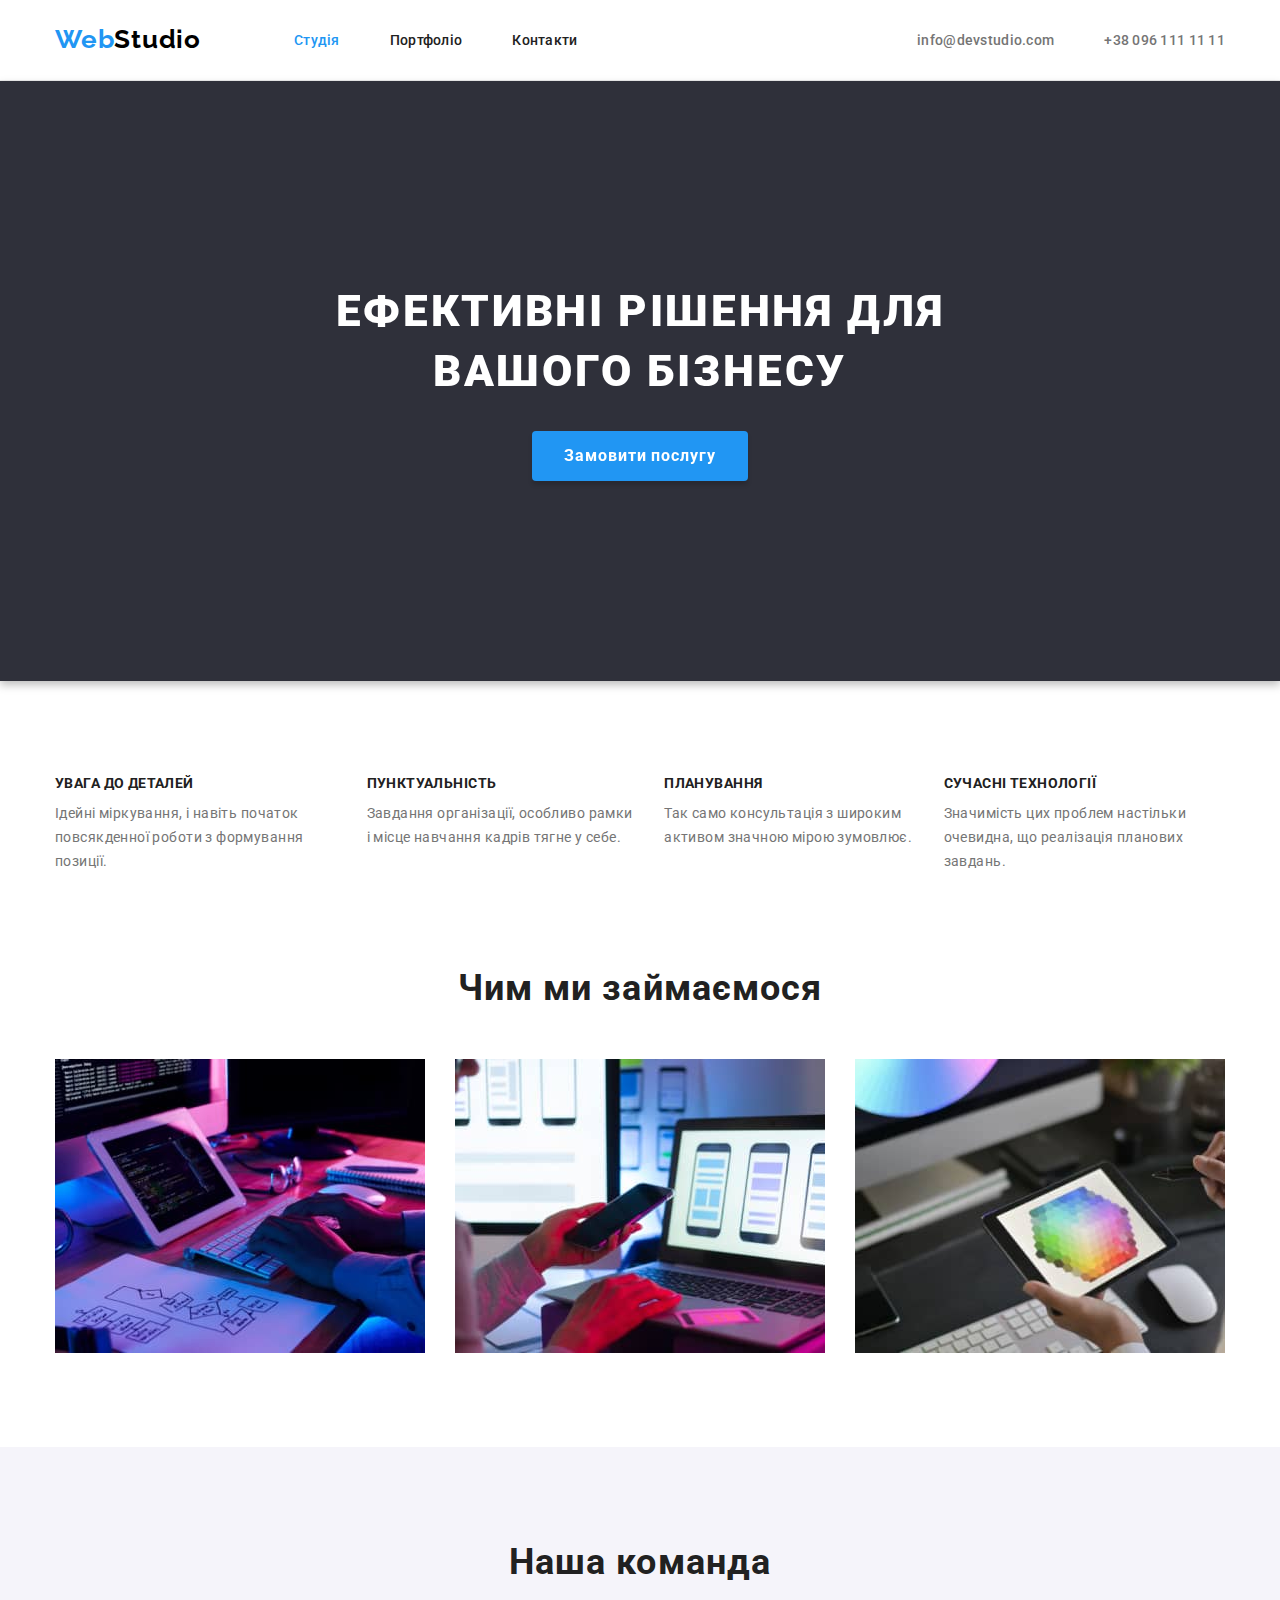
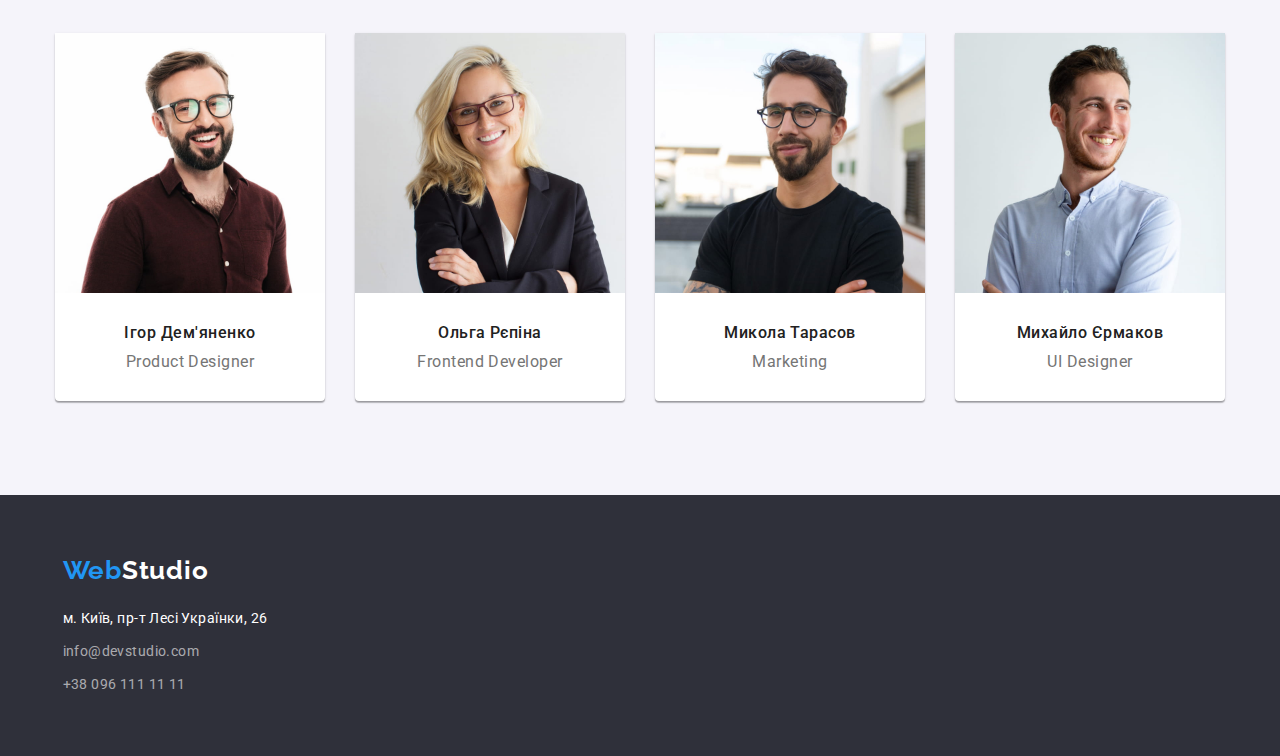
<file: index.html>
<!DOCTYPE html>
<html lang="uk">

<head>
  <meta charset="UTF-8" />
  <meta http-equiv="X-UA-Compatible" content="IE=edge" />
  <meta name="viewport" content="width=device-width, initial-scale=1.0" />
  <title>WebStudio</title>
  <link rel="preconnect" href="https://fonts.googleapis.com" />
  <link rel="preconnect" href="https://fonts.gstatic.com" crossorigin />
  <link href="https://fonts.googleapis.com/css2?family=Raleway:wght@700&family=Roboto:wght@400;500;700;900&display=swap"
    rel="stylesheet" />
  <link rel="stylesheet"
    href="https://cdnjs.cloudflare.com/ajax/libs/modern-normalize/1.1.0/modern-normalize.min.css" />
  <link rel="stylesheet" href="./css/styles.css" />
</head>

<body>
  <header class="page-header">
    <div class="container main-nav">
      <a href="./index.html" class="logo" lang="en"><span class="logo-accent-cl">Web</span>Studio</a>

      <nav>
        <ul class="site-nav list">
          <li class="item">
            <a href="./index.html" class="site-nav-link current">Студія</a>
          </li>
          <li class="item">
            <a href="./portfolio.html" class="site-nav-link">Портфоліо</a>
          </li>
          <li class="item">
            <a href="" class="site-nav-link">Контакти</a>
          </li>
        </ul>
      </nav>

      <ul class="contact-nav list">
        <li class="item">
          <a href="mailto:info@devstudio.com" class="contact-nav-link">info@devstudio.com</a>
        </li>
        <li class="item">
          <a href="tel:+380961111111" class="contact-nav-link">+38 096 111 11 11</a>
        </li>
      </ul>
    </div>
  </header>

  <main>
    <!-- Hero -->
    <section class="hero">
      <div class="container">
        <h1 class="hero-title">Ефективні рішення для вашого бізнесу</h1>
        <button class="hero-btn" type="button">Замовити послугу</button>
      </div>
    </section>

    <!-- Особливості -->
    <section class="section">
      <div class="container">
        <h2 class="features-title visually-hidden">Особливості</h2>
        <ul class="features list">
          <li class="item">
            <h3 class="features-subtitle">УВАГА ДО ДЕТАЛЕЙ</h3>
            <p>Ідейні міркування, і навіть початок повсякденної роботи з формування позиції.</p>
          </li>
          <li class="item">
            <h3 class="features-subtitle">ПУНКТУАЛЬНІСТЬ</h3>
            <p>Завдання організації, особливо рамки і місце навчання кадрів тягне у себе.</p>
          </li>
          <li class="item">
            <h3 class="features-subtitle">ПЛАНУВАННЯ</h3>
            <p>Так само консультація з широким активом значною мірою зумовлює.</p>
          </li>
          <li class="item">
            <h3 class="features-subtitle">СУЧАСНІ ТЕХНОЛОГІЇ</h3>
            <p>Значимість цих проблем настільки очевидна, що реалізація планових завдань.</p>
          </li>
        </ul>
      </div>
    </section>

    <!-- Чим ми займаємося-->
    <section class="section work-section">
      <div class="container">
        <h2 class="work-title">Чим ми займаємося</h2>
        <ul class="work list">
          <li class="item">
            <img src="./images/what-do-we-do/ipad-and-keyboard.jpg" alt="верстка макету" width="370" height="294" />
          </li>
          <li class="item">
            <img src="./images/what-do-we-do/telephone-and-notebook.jpg" alt="макет" width="370" height="294" />
          </li>
          <li class="item">
            <img src="./images/what-do-we-do/ipad.jpg" alt="підбір кольору" width="370" height="294" />
          </li>
        </ul>
      </div>
    </section>

    <!-- Наша команда -->
    <section class="team-section section">
      <div class="container">
        <h2 class="team-title">Наша команда</h2>
        <ul class="team list">
          <li class="team-list item">
            <img class="team-pic" src="./images/team/igor-demyanenko.jpg" alt="Ігор Дем'яненко" width="270"
              height="260" />
            <div class="team-card">
              <h3 class="team-subtitle">Ігор Дем'яненко</h3>
              <p class="team-txt" lang="en">Product Designer</p>
            </div>
          </li>
          <li class="team-list item">
            <img class="team-pic" src="./images/team/olga-repina.jpg" alt="Ольга Рєпіна" width="270" height="260" />
            <div class="team-card">
              <h3 class="team-subtitle">Ольга Рєпіна</h3>
              <p class="team-txt" lang="en">Frontend Developer</p>
            </div>
          </li>
          <li class="team-list item">
            <img class="team-pic" src="./images/team/nikola-tarasov.jpg" alt="Микола Тарасов" width="270"
              height="260" />
            <div class="team-card">
              <h3 class="team-subtitle">Микола Тарасов</h3>
              <p class="team-txt" lang="en">Marketing</p>
            </div>
          </li>
          <li class="team-list item">
            <img class="team-pic" src="./images/team/mihael-ermakov.jpg" alt="Михайло Єрмаков" width="270"
              height="260" />
            <div class="team-card">
              <h3 class="team-subtitle">Михайло Єрмаков</h3>
              <p class="team-txt" lang="en">UI Designer</p>
            </div>
          </li>
        </ul>
      </div>
    </section>
  </main>

  <!-- Підвал -->
  <footer class="footer">
    <div class="container">
      <a href="/index.html" class="logo logo-footer" lang="en"><span class="logo-accent-cl">Web</span><span
          class="logo-ft-cl">Studio</span></a>
      <address>
        <ul class="address list">
          <li class="item">
            <a href="https://goo.gl/maps/srSNwpNVW98ARK6E7" class="link map">м. Київ, пр-т Лесі Українки, 26</a>
          </li>
          <li class="item">
            <a href="mailto:info@devstudio.com" class="link">info@devstudio.com</a>
          </li>
          <li class="item"><a href="tel:+380961111111" class="link">+38 096 111 11 11</a></li>
        </ul>
      </address>
    </div>
  </footer>
</body>

</html>
</file>
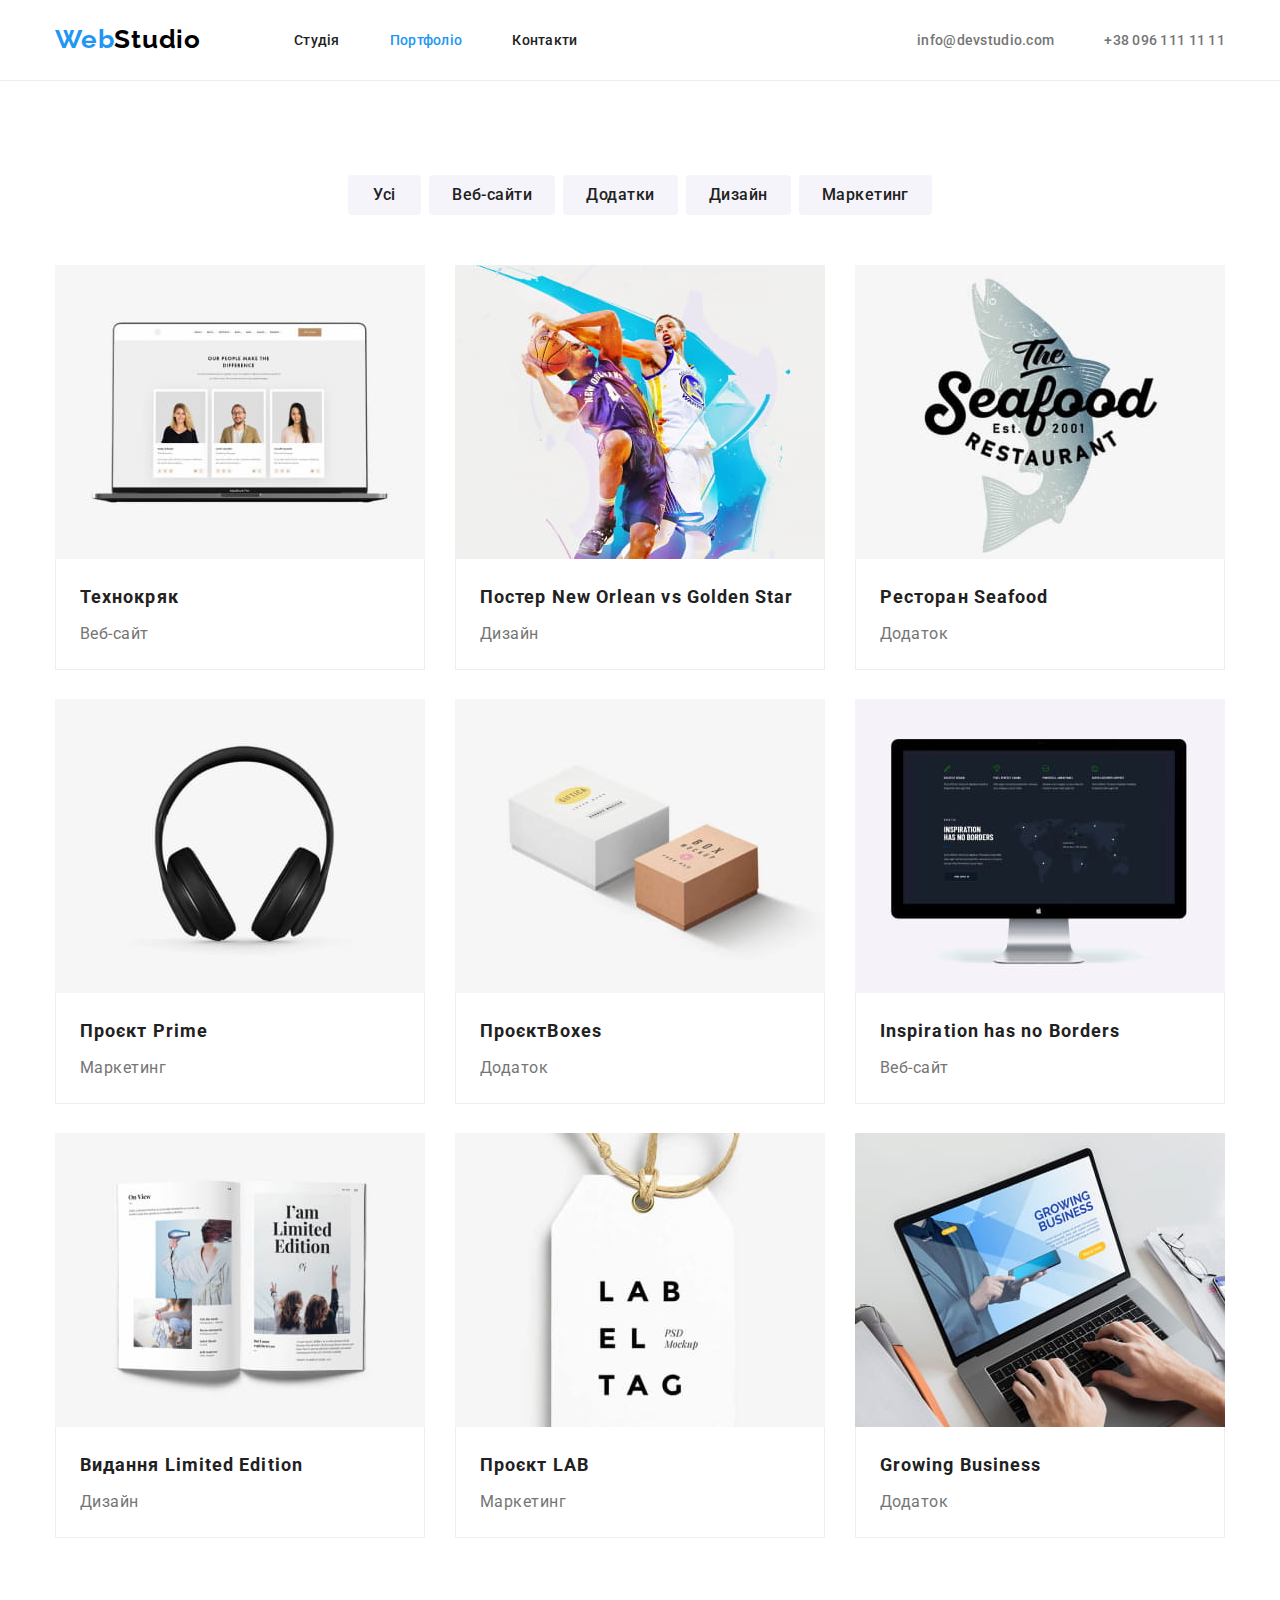
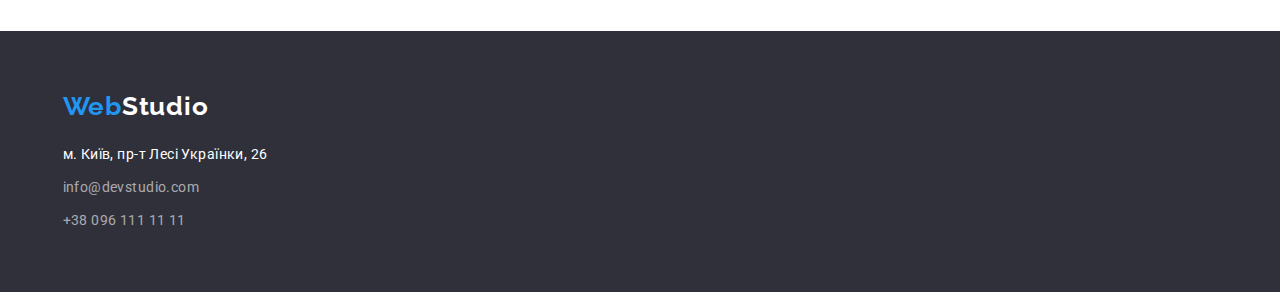
<file: portfolio.html>
<!DOCTYPE html>
<html lang="uk">

<head>
  <meta charset="UTF-8" />
  <meta http-equiv="X-UA-Compatible" content="IE=edge" />
  <meta name="viewport" content="width=device-width, initial-scale=1.0" />
  <title>Portfolio</title>
  <link rel="preconnect" href="https://fonts.googleapis.com" />
  <link rel="preconnect" href="https://fonts.gstatic.com" crossorigin />
  <link href="https://fonts.googleapis.com/css2?family=Raleway:wght@700&family=Roboto:wght@400;500;700;900&display=swap"
    rel="stylesheet" />
  <link rel="stylesheet"
    href="https://cdnjs.cloudflare.com/ajax/libs/modern-normalize/1.1.0/modern-normalize.min.css" />
  <link rel="stylesheet" href="./css/styles.css" />
</head>

<body>
  <header class="page-header">
    <div class="container main-nav">
      <a href="./index.html" class="logo" lang="en"><span class="logo-accent-cl">Web</span>Studio</a>

      <nav>
        <ul class="site-nav list">
          <li class="item">
            <a href="./index.html" class="site-nav-link">Студія</a>
          </li>
          <li class="item">
            <a href="./portfolio.html" class="site-nav-link current">Портфоліо</a>
          </li>
          <li class="item">
            <a href="" class="site-nav-link">Контакти</a>
          </li>
        </ul>
      </nav>

      <ul class="contact-nav list">
        <li class="item">
          <a href="mailto:info@devstudio.com" class="contact-nav-link">info@devstudio.com</a>
        </li>
        <li class="item">
          <a href="tel:+380961111111" class="contact-nav-link">+38 096 111 11 11</a>
        </li>
      </ul>
    </div>
  </header>

  <main>
    <section class="section">
      <div class="container">
        <!-- Title-->
        <h1 class="portfolio-title visually-hidden">Портфоліо</h1>

        <!-- Фільтри -->
        <ul class="portfolio-filters list">
          <li class="item">
            <button class="portfolio-btn" type="button">Усі</button>
          </li>
          <li class="item">
            <button class="portfolio-btn" type="button">Веб-сайти</button>
          </li>
          <li class="item">
            <button class="portfolio-btn" type="button">Додатки</button>
          </li>
          <li class="item">
            <button class="portfolio-btn" type="button">Дизайн</button>
          </li>
          <li class="item">
            <button class="portfolio-btn" type="button">Маркетинг</button>
          </li>
        </ul>

        <!-- Проекти-->

        <ul class="gallery list">
          <li class="gallery-list item">
            <img class="gallery-img" src="./images/portfolio/teсhnokryak.jpg" alt="Технокряк" width="370"
              height="294" />
            <div class="gallery-card">
              <h2 class="portfolio-subtitle">Технокряк</h2>
              <p class="portfolio-spec">Веб-сайт</p>
            </div>
          </li>
          <li class="gallery-list item">
            <img class="gallery-img" src="./images/portfolio/new-orlean-vs-golden-star.jpg"
              alt="Постер New Orlean vs Golden Star" width="370" height="294" />
            <div class="gallery-card">
              <h2 class="portfolio-subtitle">
                Постер <span lang="en">New Orlean vs Golden Star</span>
              </h2>
              <p class="portfolio-spec">Дизайн</p>
            </div>
          </li>
          <li class="gallery-list item">
            <img class="gallery-img" src="./images/portfolio/seafood.jpg" alt="Ресторан Seafood" width="370"
              height="294" />
            <div class="gallery-card">
              <h2 class="portfolio-subtitle">Ресторан <span lang="en">Seafood</span></h2>
              <p class="portfolio-spec">Додаток</p>
            </div>
          </li>
          <li class="gallery-list item">
            <img class="gallery-img" src="./images/portfolio/prime.jpg" alt="Проєкт Prime" width="370" height="294" />
            <div class="gallery-card">
              <h2 class="portfolio-subtitle">Проєкт <span lang="en">Prime</span></h2>
              <p class="portfolio-spec">Маркетинг</p>
            </div>
          </li>
          <li class="gallery-list item">
            <img class="gallery-img" src="./images/portfolio/boxes.jpg" alt="Проєкт Boxes" width="370" height="294" />
            <div class="gallery-card">
              <h2 class="portfolio-subtitle">Проєкт<span lang="en">Boxes</span></h2>
              <p class="portfolio-spec">Додаток</p>
            </div>
          </li>
          <li class="gallery-list item">
            <img class="gallery-img" src="./images/portfolio/inspiration-has-no-borders.jpg"
              alt="Inspiration has no Borders" width="370" height="294" />
            <div class="gallery-card">
              <h2 class="portfolio-subtitle" lang="en">Inspiration has no Borders</h2>
              <p class="portfolio-spec">Веб-сайт</p>
            </div>
          </li>
          <li class="gallery-list item">
            <img class="gallery-img" src="./images/portfolio/limited-edition.jpg" alt="Видання Limited Edition"
              width="370" height="294" />
            <div class="gallery-card">
              <h2 class="portfolio-subtitle">Видання <span lang="en">Limited Edition</span></h2>
              <p class="portfolio-spec">Дизайн</p>
            </div>
          </li>
          <li class="gallery-list item">
            <img class="gallery-img" src="./images/portfolio/lab.jpg" alt="Проєкт LAB" width="370" height="294" />
            <div class="gallery-card">
              <h2 class="portfolio-subtitle">Проєкт <span lang="en">LAB</span></h2>
              <p class="portfolio-spec">Маркетинг</p>
            </div>
          </li>
          <li class="gallery-list item">
            <img class="gallery-img" src="./images/portfolio/growing-business.jpg" alt="Growing Business" width="370"
              height="294" />
            <div class="gallery-card">
              <h2 class="portfolio-subtitle" lang="en">Growing Business</h2>
              <p class="portfolio-spec">Додаток</p>
            </div>
          </li>
        </ul>
      </div>
    </section>
  </main>

  <!-- Підвал -->
  <footer class="footer">
    <div class="container">
      <a href="/index.html" class="logo logo-footer" lang="en"><span class="logo-accent-cl">Web</span><span
          class="logo-ft-cl">Studio</span></a>
      <address>
        <ul class="address list">
          <li class="item">
            <a href="https://goo.gl/maps/srSNwpNVW98ARK6E7" class="link map">м. Київ, пр-т Лесі Українки, 26</a>
          </li>
          <li class="item">
            <a href="mailto:info@devstudio.com" class="link">info@devstudio.com</a>
          </li>
          <li class="item"><a href="tel:+380961111111" class="link">+38 096 111 11 11</a></li>
        </ul>
      </address>
    </div>
  </footer>
</body>

</html>
</file>
<file: css/styles.css>
:root {
  /* Fonts */
  --main-font: 'Roboto', sans-serif;
  --secondary-font: 'Raleway', sans-serif;

  /* Text colors */
  --main-txt-cl: #757575;
  --heading-txt-cl: #212121;
  --dark-txt-cl: #000000;
  --light-txt-cl: #ffffff;
  --accent-txt-cl: #2196f3;
  --active-txt-cl: #188ce8;

  /* Background colors */
  --bg-cl: #ffffff;
  --section-bg-cl: #f5f4fa;
  --accent-bg-cl: #2f303a;

  /* Button colors */
  --accent-bt-cl: #2196f3;
  --active-bt-cl: #188ce8;

  /* Line colors */
  --line-cl: #ececec;
  --border-ln-cl: #eeeeee;

  /* Others */
}

body {
  margin: 0;

  color: var(--main-txt-cl);
  background-color: var(--bg-cl);
  font-family: var(--main-font);
  font-size: 14px;
  line-height: calc(24 / 14);
  letter-spacing: 0.03em;
}

img {
  display: block;
  max-width: 100%;
  height: auto;
}

/* reset */

.link,
.contact-nav-link {
  text-decoration: none;
  color: currentColor;
}

.list {
  list-style: none;
}

h1,
h2,
h3,
h4,
h5,
h6,
p,
ul {
  margin: 0;
  padding: 0;
}

/**
  |============================
  | Header
  |============================
*/

.page-header {
  border-bottom: 1px solid var(--line-cl);
}

.container {
  width: 1200px;
  margin-left: auto;
  margin-right: auto;
  padding-right: 15px;
  padding-left: 15px;

  /* outline: 2px solid turquoise;
  outline-offset: -2px; */
}

.main-nav {
  display: flex;
  align-items: center;
}

/* Логотип  */

.logo {
  display: block;
  padding-top: 24px;
  padding-bottom: 25px;
  margin-right: 93px;

  color: var(--dark-txt-cl);
  font-family: var(--secondary-font);
  font-weight: 700;
  font-size: 26px;
  line-height: calc(31 / 26);
  letter-spacing: 0.03em;
  text-decoration: none;
}

.logo-accent-cl {
  color: var(--accent-txt-cl);
}

/* Меню  */

.site-nav {
  display: flex;

  color: var(--heading-txt-cl);
}

.site-nav .item:not(:last-child),
.contact-nav .item:not(:last-child) {
  margin-right: 50px;
}

.site-nav-link,
.contact-nav-link {
  display: block;
  padding-top: 32px;
  padding-bottom: 32px;
  padding-right: 0;
  padding-left: 0;

  color: var(--heading-txt-cl);
  font-family: inherit;
  font-weight: 500;
  line-height: calc(16 / 14);
  letter-spacing: 0.02em;
  text-decoration: none;
}

.site-nav-link:hover,
.site-nav-link:focus,
.contact-nav-link:hover,
.contact-nav-link:focus {
  color: var(--accent-txt-cl);
  cursor: pointer;
}

.site-nav-link:active {
  color: var(--active-txt-cl);
}

.current {
  color: var(--accent-txt-cl);
}

/* Контакти */

.contact-nav {
  display: flex;
  margin-left: auto;
}

/* .contact-nav .item:not(:first-child) {
  margin-right: 50px;
} */

.contact-nav-link {
  color: var(--main-txt-cl);
}

/**
  |============================
  | Hero
  |============================
*/

.hero {
  padding-top: 200px;
  padding-bottom: 200px;

  background-color: var(--accent-bg-cl);
  text-align: center;

  filter: drop-shadow(0px 4px 4px rgba(0, 0, 0, 0.25));

  /* outline: 2px solid turquoise; */
}

.hero-title {
  margin-left: auto;
  margin-right: auto;
  margin-bottom: 30px;
  width: 696px;

  color: var(--light-txt-cl);
  font-weight: 900;
  font-size: 44px;
  line-height: calc(60 / 44);
  text-align: center;
  letter-spacing: 0.06em;
  text-transform: uppercase;
}

.hero-btn {
  display: inline-block;
  padding: 9px 31px;
  margin-left: auto;
  margin-right: auto;
  min-width: 214px;

  color: var(--light-txt-cl);
  font-family: inherit;
  font-weight: 700;
  font-size: 16px;
  line-height: calc(30 / 16);

  align-items: center;
  text-align: center;
  letter-spacing: 0.06em;
  cursor: pointer;

  border: 1px solid transparent;

  /* bg */
  background: var(--accent-bt-cl);
  box-shadow: 0px 4px 4px rgba(0, 0, 0, 0.15);
  border-radius: 4px;
}

.hero-btn:hover,
.hero-btn:focus {
  background-color: var(--active-bt-cl);
}

/**
  |============================
  | Features
  |============================
*/

.section {
  padding-top: 94px;
  padding-bottom: 94px;
}

.features-title,
.work-title,
.team-title,
.portfolio-title {
  margin-bottom: 50px;

  color: var(--heading-txt-cl);
  font-weight: 700;
  font-size: 36px;
  line-height: calc(42 / 36);
  letter-spacing: 0.03em;
  text-align: center;
}

.visually-hidden {
  position: absolute;
  width: 1px;
  height: 1px;
  margin: -1px;
  border: 0;
  padding: 0;
  white-space: nowrap;
  clip-path: inset(100%);
  clip: rect(0 0 0 0);
  overflow: hidden;
}

.features {
  display: flex;
  align-items: flex-start;
}

.features .item + .item {
  margin-left: 30px;
}

.features-subtitle {
  margin-bottom: 10px;

  color: var(--heading-txt-cl);
  font-weight: 700;
  font-size: 14px;
  letter-spacing: 0.03em;
  line-height: calc(16 / 14);
  text-transform: uppercase;
}

/**
  |============================
  | Work
  |============================
*/

.work-section {
  padding-top: 0;
}

.work {
  display: flex;
  align-items: center;
}

.work .item + .item {
  margin-left: 30px;
  display: block;
}

/**
  |============================
  | Team
  |============================
*/

.team-section {
  background-color: var(--section-bg-cl);
}

.team {
  display: flex;
}

.team-list {
  background: var(--bg-cl);

  /* material shadow v1 */
  box-shadow: 0px 1px 3px rgba(0, 0, 0, 0.12), 0px 1px 1px rgba(0, 0, 0, 0.14),
    0px 2px 1px rgba(0, 0, 0, 0.2);
  border-radius: 0px 0px 4px 4px;
}

.team .item + .item {
  margin-left: 30px;
}

.team-card {
  padding-top: 30px;
  padding-bottom: 30px;
}

.team-subtitle {
  margin-bottom: 10px;

  color: var(--heading-txt-cl);
  font-weight: 500;
  font-size: 16px;
  line-height: calc(19 / 16);
  text-align: center;
  letter-spacing: 0.03em;
}

.team-txt {
  font-size: 16px;
  line-height: calc(19 / 16);
  text-align: center;
  letter-spacing: 0.03em;
}

/**
  |============================
  | Portfolio filters 
  |============================
*/

.portfolio-filters {
  display: flex;
  margin-bottom: 50px;
  justify-content: center;
  align-items: center;
}

.portfolio-filters .item + .item {
  margin-left: 8px;
}

.portfolio-btn {
  display: inline-block;
  padding: 6px 22px;
  min-width: 73px;

  color: var(--heading-txt-cl);
  background: var(--section-bg-cl);
  font-family: inherit;
  font-weight: 500;
  font-size: 16px;
  line-height: calc(26 / 16);
  text-align: center;
  letter-spacing: 0.03em;

  cursor: pointer;
  border: 1px solid transparent;
  border-radius: 4px;
}

.portfolio-btn:hover,
.portfolio-btn:focus {
  padding: 6px 25px;

  color: var(--light-txt-cl);
  font-weight: 500;
  font-size: 16px;
  line-height: calc(26 / 16);
  text-align: center;
  letter-spacing: 0.03em;

  /* bg */
  background: var(--accent-bt-cl);
  /* shadow-middle */
  box-shadow: 0px 3px 1px rgba(0, 0, 0, 0.1), 0px 1px 2px rgba(0, 0, 0, 0.08),
    0px 2px 2px rgba(0, 0, 0, 0.12);
  border-radius: 4px;
  /* padding: 6px 25px; */
}

/**
  |============================
  | Portfolio gallery
  |============================
*/

.gallery {
  display: flex;
  flex-wrap: wrap;
}

.gallery-list {
  display: block;
  width: 370px;
  height: 404px;

  background: var(--bg-cl);
}

.gallery-card {
  padding-top: 20px;
  padding-right: 24px;
  padding-bottom: 20px;
  padding-left: 24px;

  border-right: 1px solid var(--border-ln-cl);
  border-bottom: 1px solid var(--border-ln-cl);
  border-left: 1px solid var(--border-ln-cl);
}

.portfolio-subtitle {
  margin-bottom: 4px;

  color: var(--heading-txt-cl);
  font-weight: 700;
  font-size: 18px;
  line-height: calc(36 / 18);
  letter-spacing: 0.06em;
}

.gallery-list:not(:nth-child(3n)) {
  margin-right: 30px;
}

.gallery-list:not(:nth-last-child(-n + 3)) {
  margin-bottom: 30px;
}

.portfolio-spec {
  font-size: 16px;
  line-height: calc(30 / 16);
  letter-spacing: 0.03em;
}

/**
  |============================
  | Footer
  |============================
*/

.footer {
  padding-top: 60px;
  padding-bottom: 60px;
  padding-left: 15px;

  color: var(--light-txt-cl);
  background-color: var(--accent-bg-cl);
}
.logo-footer {
  margin-bottom: 20px;
  margin-right: 0;
  padding: 0;
}

.logo-ft-cl {
  color: var(--light-txt-cl);
}

.address {
  color: rgba(255, 255, 255, 0.6);
  font-style: normal;
  line-height: calc(24 / 14);
}

.address .link:hover,
.address .link:focus {
  color: var(--accent-txt-cl);
  cursor: pointer;
}

.address .item + .item {
  margin-top: 9px;
}

.map {
  color: var(--light-txt-cl);
}
</file>
